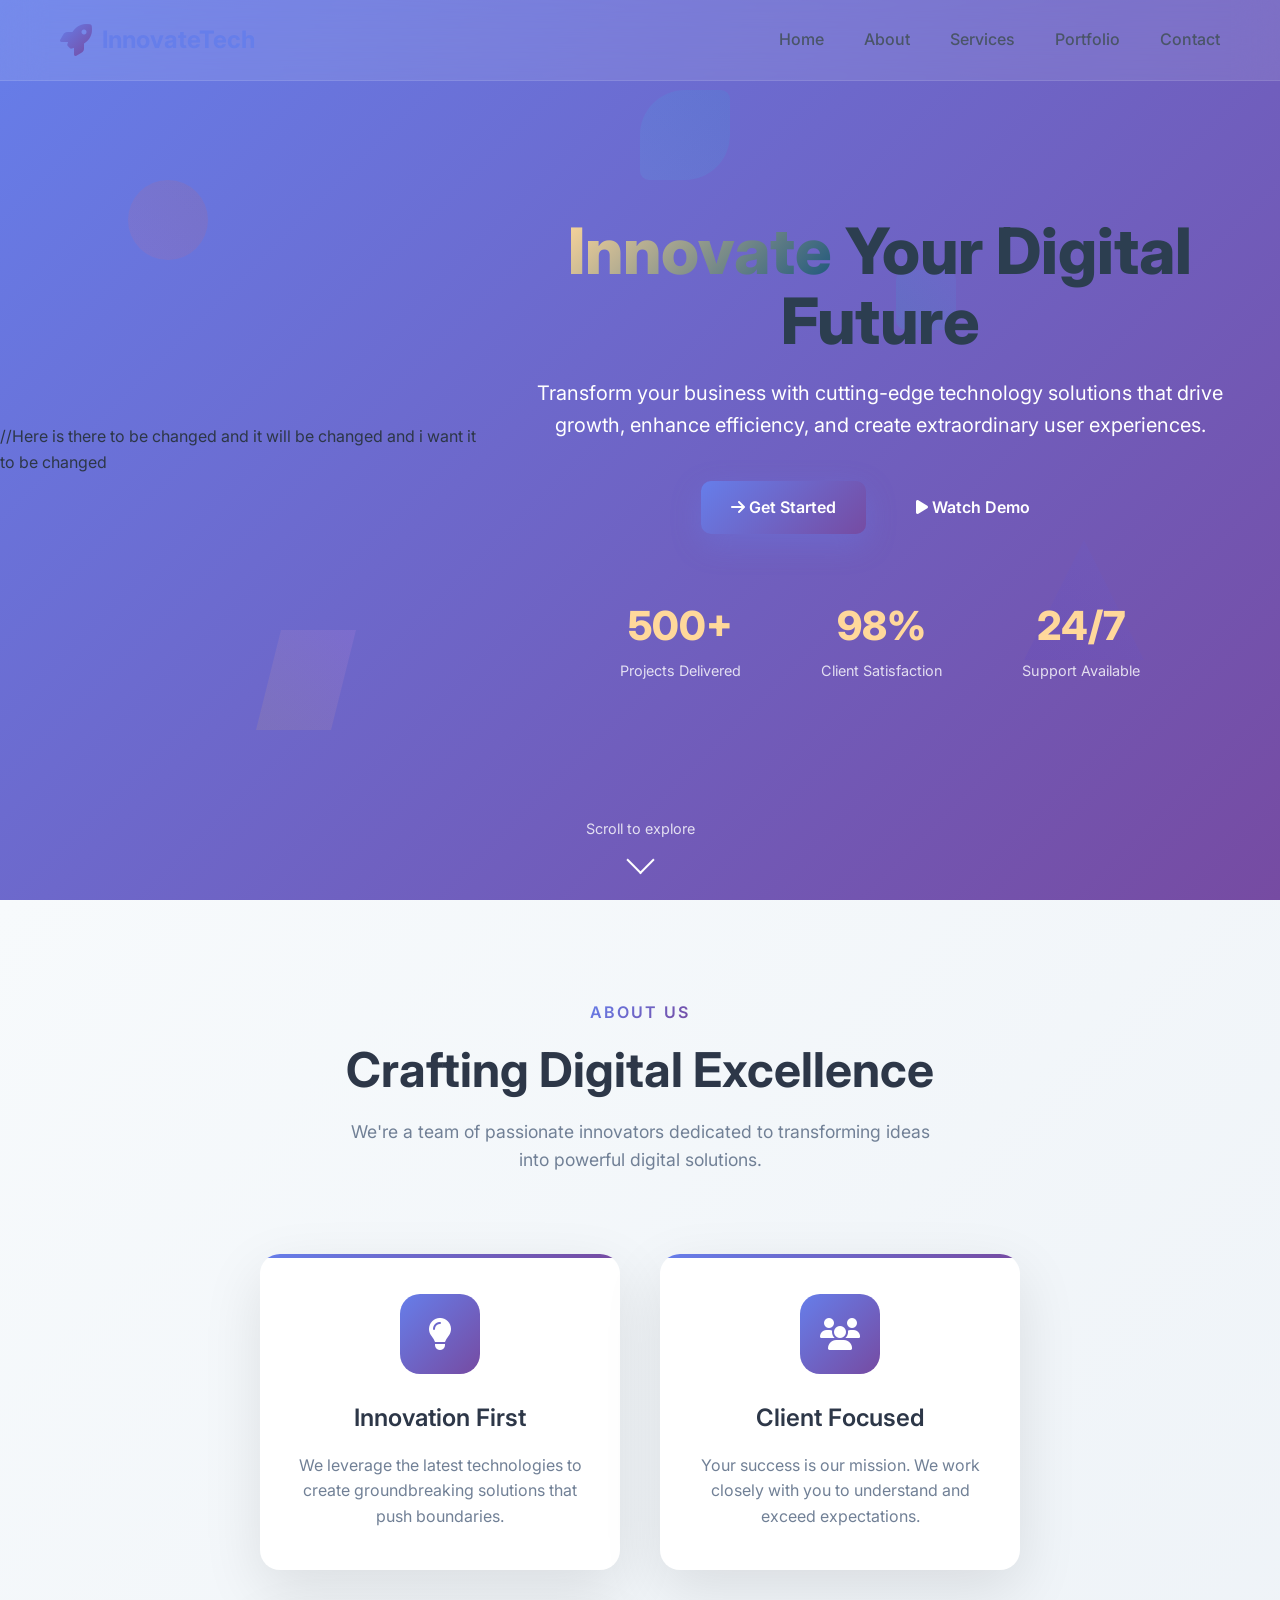
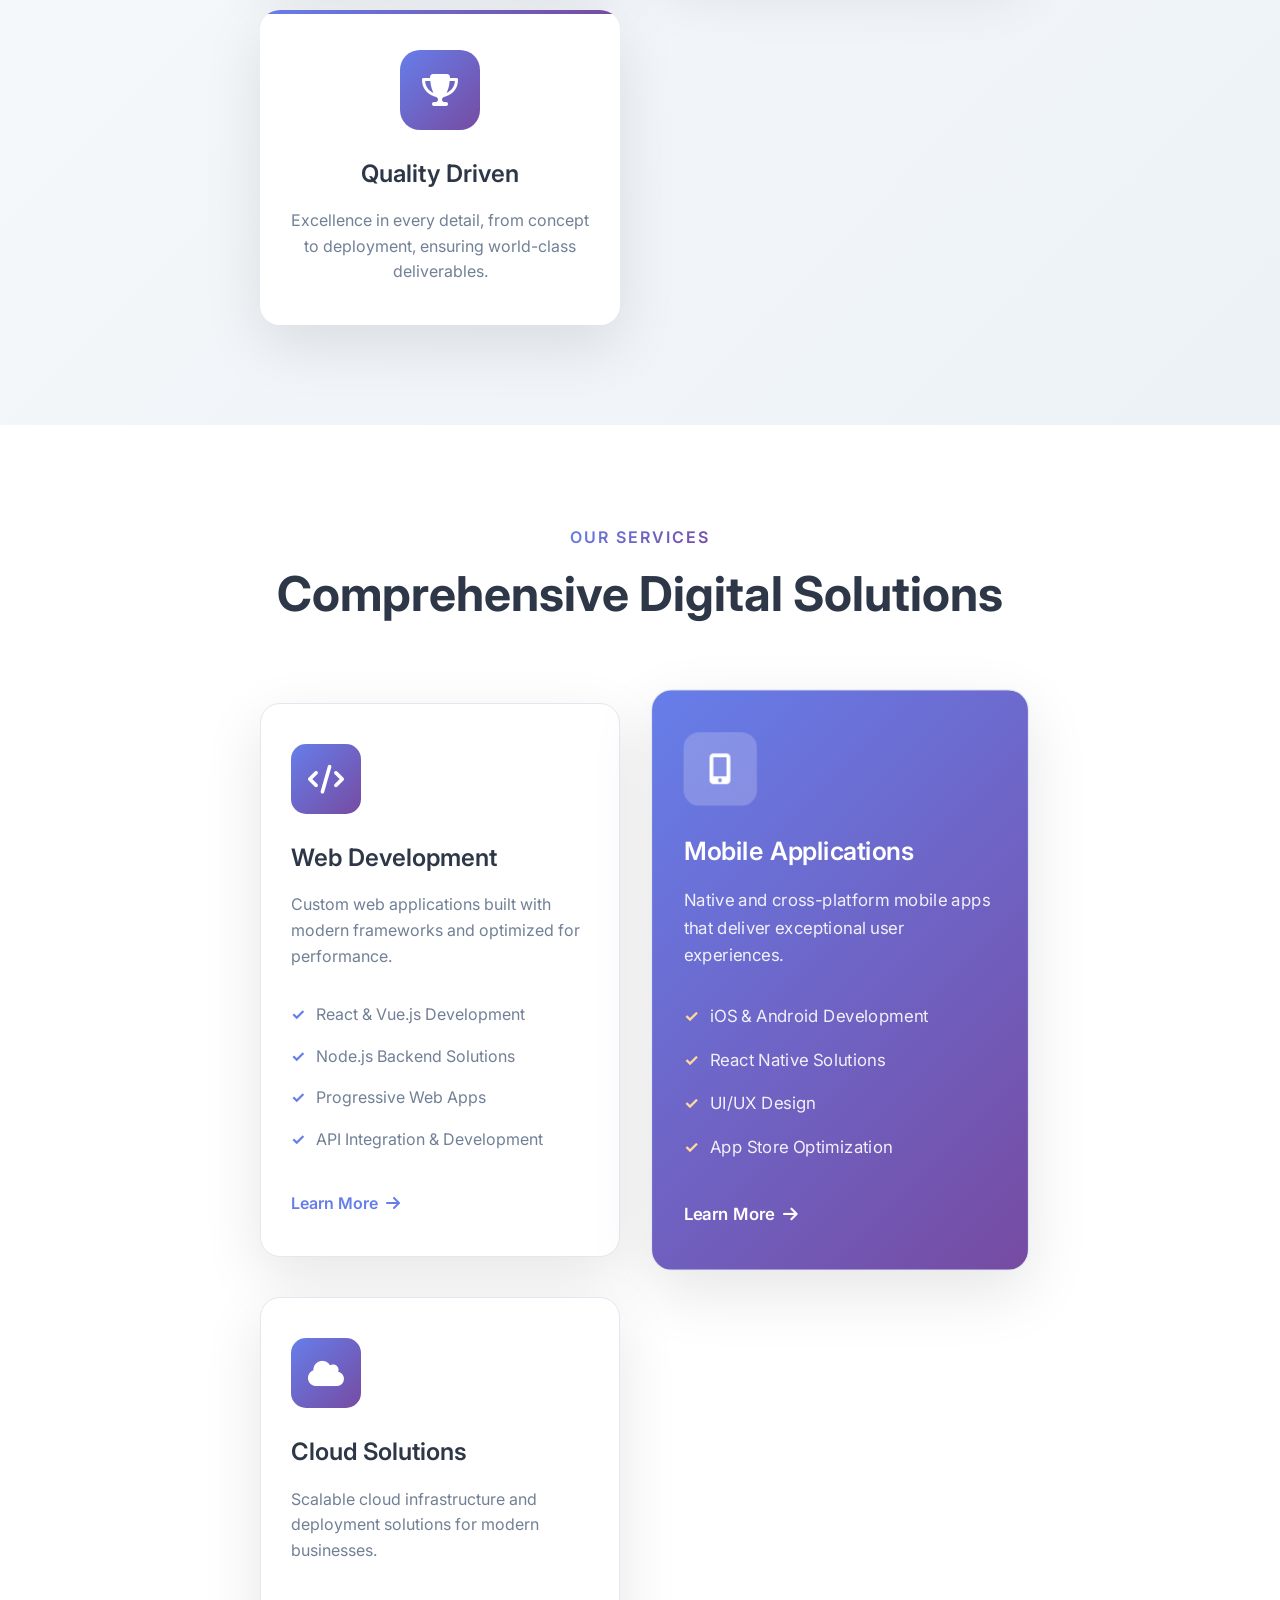
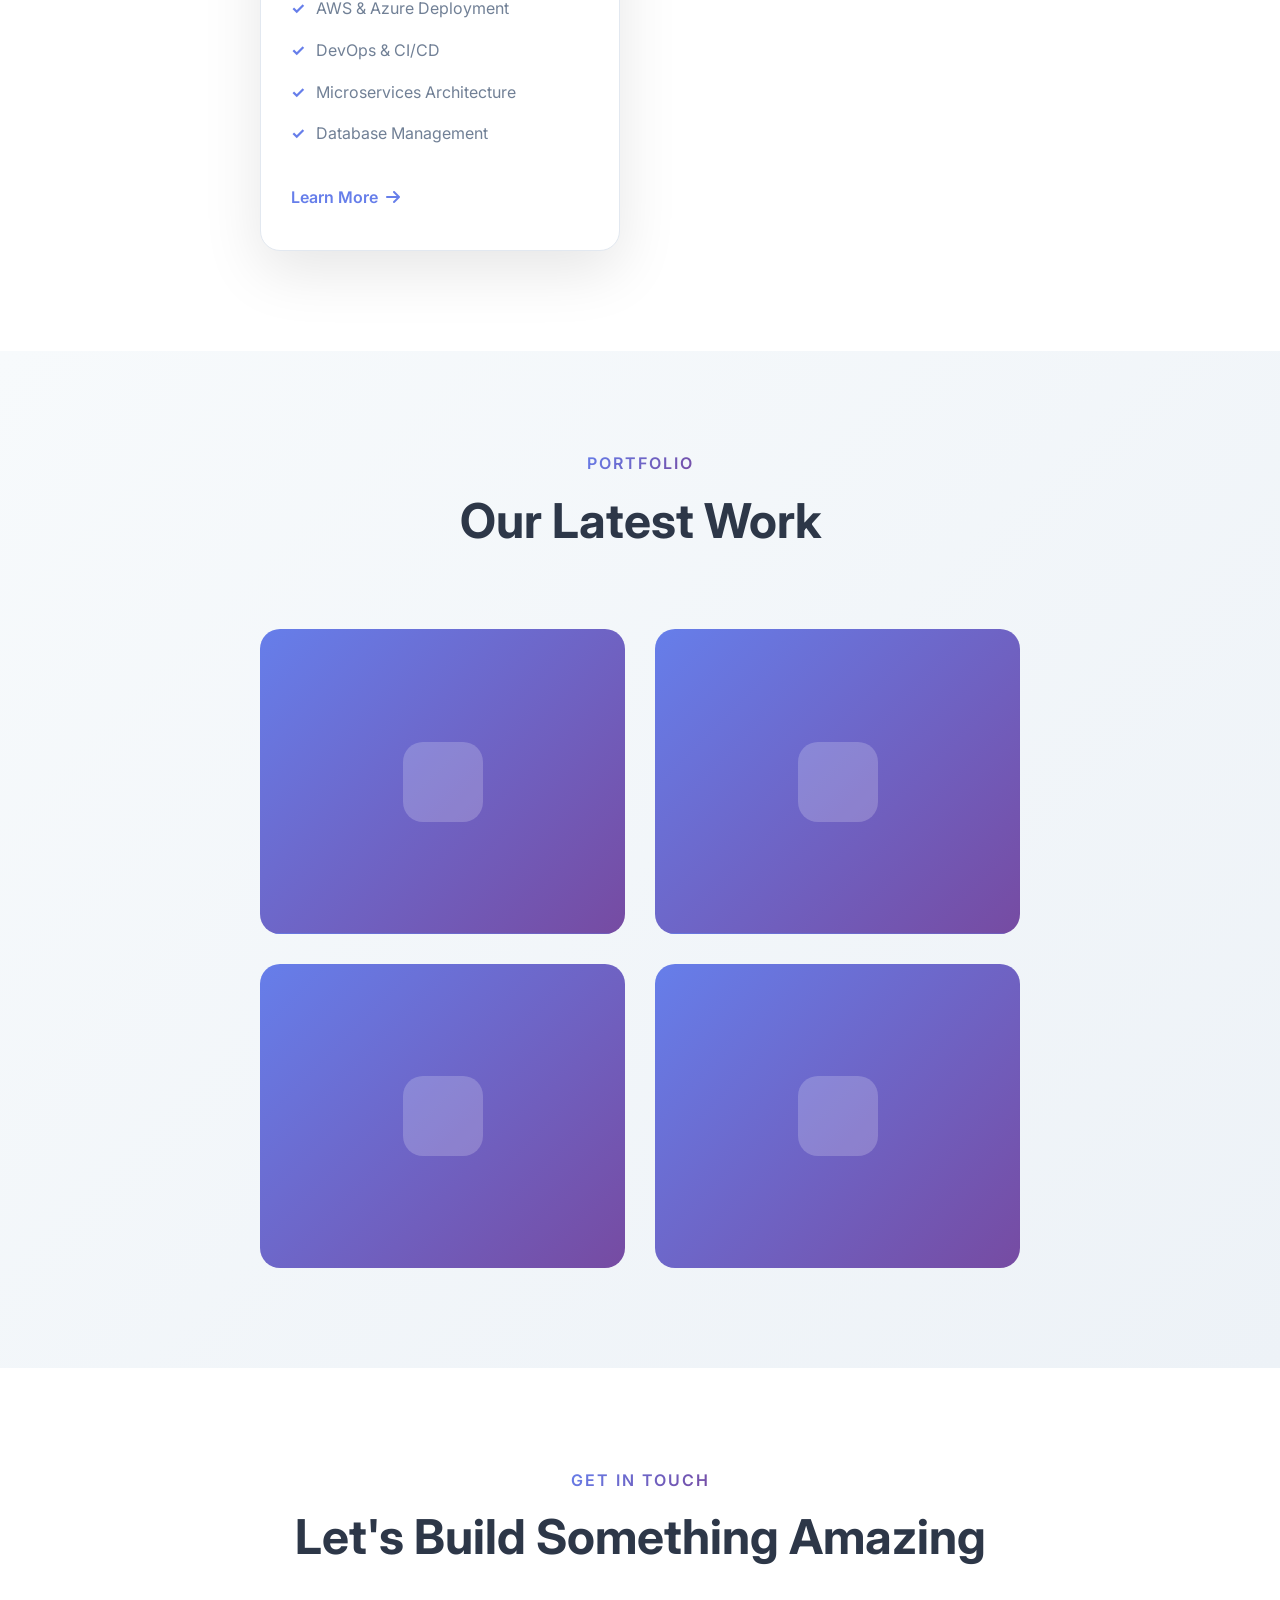
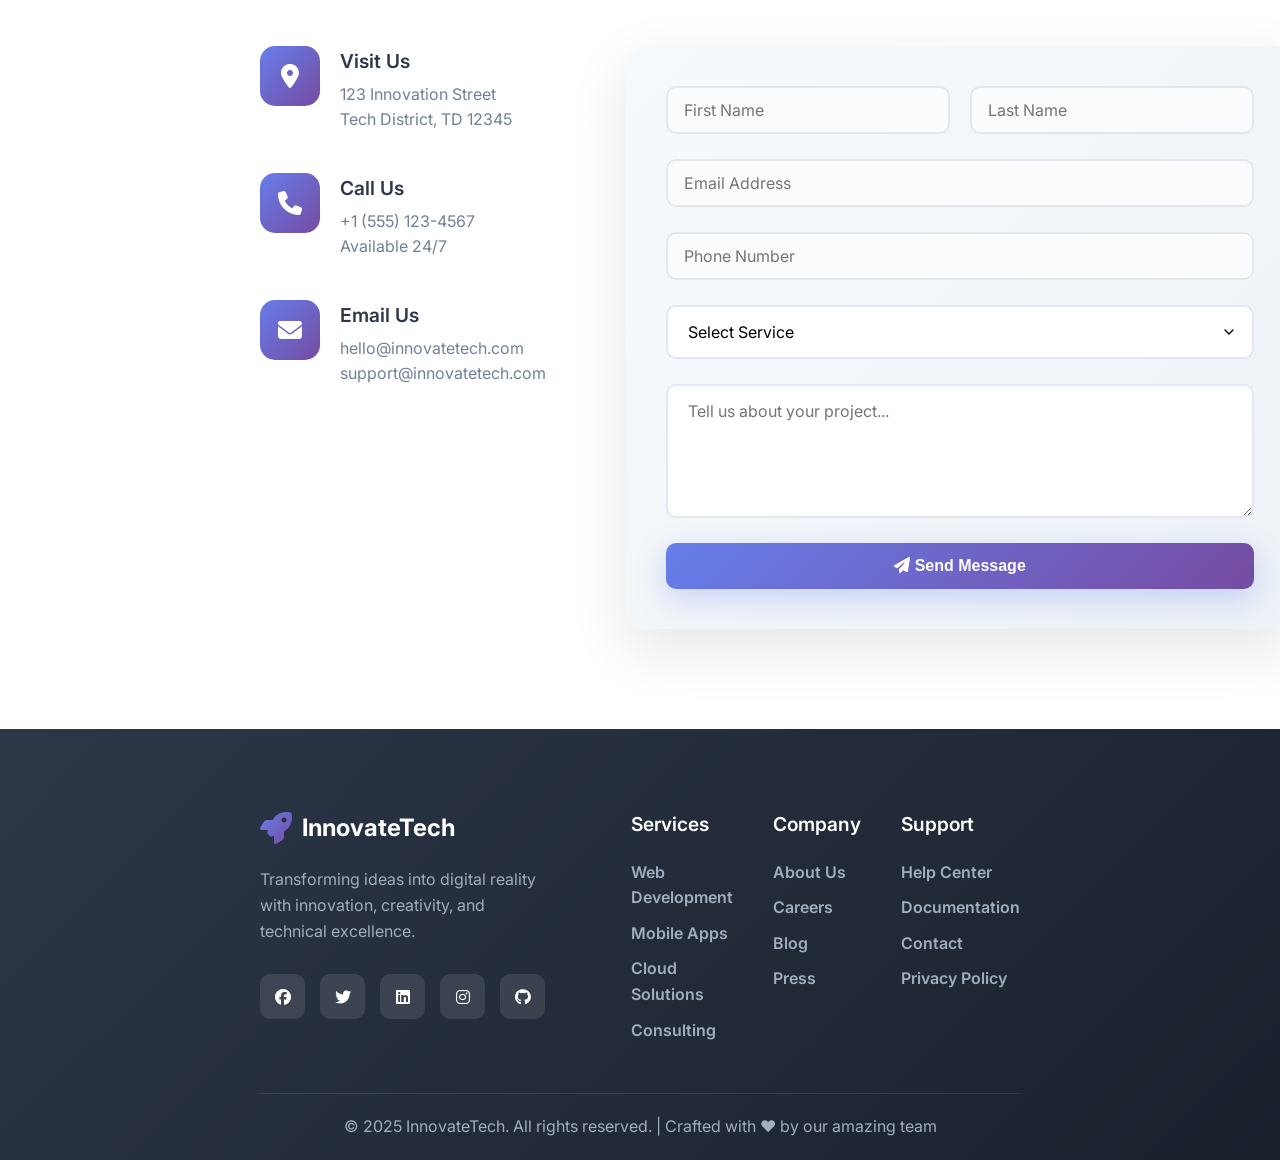
<file: index.html>
<!DOCTYPE html>
<html lang="en">
<head>
    <meta charset="UTF-8">
    <meta name="viewport" content="width=device-width, initial-scale=1.0">
    <title>InnovateTech - Future Ready Solutions</title>
    <link rel="stylesheet" href="styles.css">
    <link href="https://cdnjs.cloudflare.com/ajax/libs/font-awesome/6.4.0/css/all.min.css" rel="stylesheet">
    <link href="https://fonts.googleapis.com/css2?family=Inter:wght@300;400;500;600;700;800&display=swap" rel="stylesheet">
</head>
<body>
    <!-- Navigation -->
    <nav class="navbar">
        <div class="nav-container">
            <div class="nav-logo">
                <i class="fas fa-rocket"></i>
                <span>InnovateTech</span>
            </div>
            <ul class="nav-menu">
                <li><a href="#home" class="nav-link">Home</a></li>
                <li><a href="#about" class="nav-link">About</a></li>
                <li><a href="#services" class="nav-link">Services</a></li>
                <li><a href="#portfolio" class="nav-link">Portfolio</a></li>
                <li><a href="#contact" class="nav-link">Contact</a></li>
            </ul>
            <div class="hamburger">
                <span></span>
                <span></span>
                <span></span>
            </div>
        </div>
    </nav>

    <!-- Hero Section -->
    <section id="home" class="hero">
        <div class="hero-background">
            <div class="floating-shapes">
                <div class="shape shape-1"></div>
                <div class="shape shape-2"></div>
                <div class="shape shape-3"></div>
                <div class="shape shape-4"></div>
                <div class="shape shape-5"></div>
            </div>
        </div>
        //Here is there to be changed and it will be changed and i want it to be changed 
        <div class="hero-content">
            <h1 class="hero-title">
                <span class="text-gradient">Innovate</span> Your Digital Future
            </h1>
            <p class="hero-subtitle">Transform your business with cutting-edge technology solutions that drive growth, enhance efficiency, and create extraordinary user experiences.</p>
            <div class="hero-buttons">
                <a href="#services" class="btn btn-primary">
                    <i class="fas fa-arrow-right"></i>
                    Get Started
                </a>
                <a href="#portfolio" class="btn btn-outline">
                    <i class="fas fa-play"></i>
                    Watch Demo
                </a>
            </div>
            <div class="hero-stats">
                <div class="stat">
                    <span class="stat-number">500+</span>
                    <span class="stat-label">Projects Delivered</span>
                </div>
                <div class="stat">
                    <span class="stat-number">98%</span>
                    <span class="stat-label">Client Satisfaction</span>
                </div>
                <div class="stat">
                    <span class="stat-number">24/7</span>
                    <span class="stat-label">Support Available</span>
                </div>
            </div>
        </div>
        <div class="scroll-indicator">
            <div class="scroll-text">Scroll to explore</div>
            <div class="scroll-arrow"></div>
        </div>
    </section>

    <!-- About Section -->
    <section id="about" class="about">
        <div class="container">
            <div class="section-header">
                <span class="section-subtitle">About Us</span>
                <h2 class="section-title">Crafting Digital Excellence</h2>
                <p class="section-description">We're a team of passionate innovators dedicated to transforming ideas into powerful digital solutions.</p>
            </div>
            <div class="about-content">
                <div class="about-grid">
                    <div class="about-card">
                        <div class="card-icon">
                            <i class="fas fa-lightbulb"></i>
                        </div>
                        <h3>Innovation First</h3>
                        <p>We leverage the latest technologies to create groundbreaking solutions that push boundaries.</p>
                    </div>
                    <div class="about-card">
                        <div class="card-icon">
                            <i class="fas fa-users"></i>
                        </div>
                        <h3>Client Focused</h3>
                        <p>Your success is our mission. We work closely with you to understand and exceed expectations.</p>
                    </div>
                    <div class="about-card">
                        <div class="card-icon">
                            <i class="fas fa-trophy"></i>
                        </div>
                        <h3>Quality Driven</h3>
                        <p>Excellence in every detail, from concept to deployment, ensuring world-class deliverables.</p>
                    </div>
                </div>
            </div>
        </div>
    </section>

    <!-- Services Section -->
    <section id="services" class="services">
        <div class="container">
            <div class="section-header">
                <span class="section-subtitle">Our Services</span>
                <h2 class="section-title">Comprehensive Digital Solutions</h2>
            </div>
            <div class="services-grid">
                <div class="service-card">
                    <div class="service-icon">
                        <i class="fas fa-code"></i>
                    </div>
                    <h3>Web Development</h3>
                    <p>Custom web applications built with modern frameworks and optimized for performance.</p>
                    <ul class="service-features">
                        <li>React & Vue.js Development</li>
                        <li>Node.js Backend Solutions</li>
                        <li>Progressive Web Apps</li>
                        <li>API Integration & Development</li>
                    </ul>
                    <a href="#" class="service-link">Learn More <i class="fas fa-arrow-right"></i></a>
                </div>
                <div class="service-card featured">
                    <div class="service-icon">
                        <i class="fas fa-mobile-alt"></i>
                    </div>
                    <h3>Mobile Applications</h3>
                    <p>Native and cross-platform mobile apps that deliver exceptional user experiences.</p>
                    <ul class="service-features">
                        <li>iOS & Android Development</li>
                        <li>React Native Solutions</li>
                        <li>UI/UX Design</li>
                        <li>App Store Optimization</li>
                    </ul>
                    <a href="#" class="service-link">Learn More <i class="fas fa-arrow-right"></i></a>
                </div>
                <div class="service-card">
                    <div class="service-icon">
                        <i class="fas fa-cloud"></i>
                    </div>
                    <h3>Cloud Solutions</h3>
                    <p>Scalable cloud infrastructure and deployment solutions for modern businesses.</p>
                    <ul class="service-features">
                        <li>AWS & Azure Deployment</li>
                        <li>DevOps & CI/CD</li>
                        <li>Microservices Architecture</li>
                        <li>Database Management</li>
                    </ul>
                    <a href="#" class="service-link">Learn More <i class="fas fa-arrow-right"></i></a>
                </div>
            </div>
        </div>
    </section>

    <!-- Portfolio Section -->
    <section id="portfolio" class="portfolio">
        <div class="container">
            <div class="section-header">
                <span class="section-subtitle">Portfolio</span>
                <h2 class="section-title">Our Latest Work</h2>
            </div>
            <div class="portfolio-grid">
                <div class="portfolio-item">
                    <div class="portfolio-image">
                        <div class="portfolio-overlay">
                            <h3>E-Commerce Platform</h3>
                            <p>Modern shopping experience with advanced features</p>
                            <a href="#" class="portfolio-link"><i class="fas fa-external-link-alt"></i></a>
                        </div>
                    </div>
                </div>
                <div class="portfolio-item">
                    <div class="portfolio-image">
                        <div class="portfolio-overlay">
                            <h3>Healthcare App</h3>
                            <p>Revolutionary telemedicine mobile application</p>
                            <a href="#" class="portfolio-link"><i class="fas fa-external-link-alt"></i></a>
                        </div>
                    </div>
                </div>
                <div class="portfolio-item">
                    <div class="portfolio-image">
                        <div class="portfolio-overlay">
                            <h3>SaaS Dashboard</h3>
                            <p>Analytics dashboard with real-time insights</p>
                            <a href="#" class="portfolio-link"><i class="fas fa-external-link-alt"></i></a>
                        </div>
                    </div>
                </div>
                <div class="portfolio-item">
                    <div class="portfolio-image">
                        <div class="portfolio-overlay">
                            <h3>AI Chatbot</h3>
                            <p>Intelligent customer service automation</p>
                            <a href="#" class="portfolio-link"><i class="fas fa-external-link-alt"></i></a>
                        </div>
                    </div>
                </div>
            </div>
        </div>
    </section>

    <!-- Contact Section -->
    <section id="contact" class="contact">
        <div class="container">
            <div class="section-header">
                <span class="section-subtitle">Get In Touch</span>
                <h2 class="section-title">Let's Build Something Amazing</h2>
            </div>
            <div class="contact-content">
                <div class="contact-info">
                    <div class="contact-item">
                        <div class="contact-icon">
                            <i class="fas fa-map-marker-alt"></i>
                        </div>
                        <div class="contact-details">
                            <h3>Visit Us</h3>
                            <p>123 Innovation Street<br>Tech District, TD 12345</p>
                        </div>
                    </div>
                    <div class="contact-item">
                        <div class="contact-icon">
                            <i class="fas fa-phone"></i>
                        </div>
                        <div class="contact-details">
                            <h3>Call Us</h3>
                            <p>+1 (555) 123-4567<br>Available 24/7</p>
                        </div>
                    </div>
                    <div class="contact-item">
                        <div class="contact-icon">
                            <i class="fas fa-envelope"></i>
                        </div>
                        <div class="contact-details">
                            <h3>Email Us</h3>
                            <p>hello@innovatetech.com<br>support@innovatetech.com</p>
                        </div>
                    </div>
                </div>
                <div class="contact-form-wrapper">
                    <form id="contactForm" class="contact-form">
                        <div class="form-row">
                            <div class="form-group">
                                <input type="text" id="firstName" name="firstName" placeholder="First Name" required>
                            </div>
                            <div class="form-group">
                                <input type="text" id="lastName" name="lastName" placeholder="Last Name" required>
                            </div>
                        </div>
                        <div class="form-group">
                            <input type="email" id="email" name="email" placeholder="Email Address" required>
                        </div>
                        <div class="form-group">
                            <input type="tel" id="phone" name="phone" placeholder="Phone Number">
                        </div>
                        <div class="form-group">
                            <select id="subject" name="subject" required>
                                <option value="">Select Service</option>
                                <option value="webdev">Web Development</option>
                                <option value="mobile">Mobile Development</option>
                                <option value="cloud">Cloud Solutions</option>
                                <option value="consulting">Consulting</option>
                                <option value="other">Other</option>
                            </select>
                        </div>
                        <div class="form-group">
                            <textarea id="message" name="message" rows="5" placeholder="Tell us about your project..." required></textarea>
                        </div>
                        <button type="submit" class="btn btn-primary btn-full">
                            <i class="fas fa-paper-plane"></i>
                            Send Message
                        </button>
                    </form>
                </div>
            </div>
        </div>
    </section>

    <!-- Footer -->
    <footer class="footer">
        <div class="container">
            <div class="footer-content">
                <div class="footer-brand">
                    <div class="footer-logo">
                        <i class="fas fa-rocket"></i>
                        <span>InnovateTech</span>
                    </div>
                    <p>Transforming ideas into digital reality with innovation, creativity, and technical excellence.</p>
                    <div class="social-links">
                        <a href="#"><i class="fab fa-facebook"></i></a>
                        <a href="#"><i class="fab fa-twitter"></i></a>
                        <a href="#"><i class="fab fa-linkedin"></i></a>
                        <a href="#"><i class="fab fa-instagram"></i></a>
                        <a href="#"><i class="fab fa-github"></i></a>
                    </div>
                </div>
                <div class="footer-links">
                    <div class="footer-column">
                        <h3>Services</h3>
                        <ul>
                            <li><a href="#">Web Development</a></li>
                            <li><a href="#">Mobile Apps</a></li>
                            <li><a href="#">Cloud Solutions</a></li>
                            <li><a href="#">Consulting</a></li>
                        </ul>
                    </div>
                    <div class="footer-column">
                        <h3>Company</h3>
                        <ul>
                            <li><a href="#">About Us</a></li>
                            <li><a href="#">Careers</a></li>
                            <li><a href="#">Blog</a></li>
                            <li><a href="#">Press</a></li>
                        </ul>
                    </div>
                    <div class="footer-column">
                        <h3>Support</h3>
                        <ul>
                            <li><a href="#">Help Center</a></li>
                            <li><a href="#">Documentation</a></li>
                            <li><a href="#">Contact</a></li>
                            <li><a href="#">Privacy Policy</a></li>
                        </ul>
                    </div>
                </div>
            </div>
            <div class="footer-bottom">
                <p>&copy; 2025 InnovateTech. All rights reserved. | Crafted with ❤️ by our amazing team</p>
            </div>
        </div>
    </footer>

    <script>
        // Mobile Navigation Toggle
        const hamburger = document.querySelector('.hamburger');
        const navMenu = document.querySelector('.nav-menu');

        hamburger.addEventListener('click', () => {
            hamburger.classList.toggle('active');
            navMenu.classList.toggle('active');
        });

        // Smooth Scrolling
        document.querySelectorAll('a[href^="#"]').forEach(anchor => {
            anchor.addEventListener('click', function (e) {
                e.preventDefault();
                const target = document.querySelector(this.getAttribute('href'));
                if (target) {
                    target.scrollIntoView({
                        behavior: 'smooth',
                        block: 'start'
                    });
                }
            });
        });

        // Navbar Background on Scroll
        window.addEventListener('scroll', () => {
            const navbar = document.querySelector('.navbar');
            if (window.scrollY > 50) {
                navbar.classList.add('scrolled');
            } else {
                navbar.classList.remove('scrolled');
            }
        });

        // Form Submission
        document.getElementById('contactForm').addEventListener('submit', function(e) {
            e.preventDefault();
            
            const btn = this.querySelector('button[type="submit"]');
            const originalText = btn.innerHTML;
            
            // Show loading state
            btn.innerHTML = '<i class="fas fa-spinner fa-spin"></i> Sending...';
            btn.disabled = true;
            
            // Simulate form submission
            setTimeout(() => {
                btn.innerHTML = '<i class="fas fa-check"></i> Message Sent!';
                btn.style.backgroundColor = '#10b981';
                
                setTimeout(() => {
                    btn.innerHTML = originalText;
                    btn.style.backgroundColor = '';
                    btn.disabled = false;
                    this.reset();
                }, 2000);
            }, 2000);
        });

        // Intersection Observer for Animations
        const observerOptions = {
            threshold: 0.1,
            rootMargin: '0px 0px -50px 0px'
        };

        const observer = new IntersectionObserver((entries) => {
            entries.forEach(entry => {
                if (entry.isIntersecting) {
                    entry.target.classList.add('animate');
                }
            });
        }, observerOptions);

        // Observe all sections
        document.querySelectorAll('section').forEach(section => {
            observer.observe(section);
        });

        // Counter Animation
        const counters = document.querySelectorAll('.stat-number');
        counters.forEach(counter => {
            const updateCount = () => {
                const target = counter.innerText;
                const count = +counter.getAttribute('data-count') || 0;
                const increment = target / 200;

                if (count < target) {
                    counter.setAttribute('data-count', Math.ceil(count + increment));
                    counter.innerText = Math.ceil(count + increment);
                    setTimeout(updateCount, 1);
                } else {
                    counter.innerText = target;
                }
            };
            updateCount();
        });

        // Parallax Effect
        window.addEventListener('scroll', () => {
            const scrolled = window.pageYOffset;
            const shapes = document.querySelectorAll('.shape');
            shapes.forEach((shape, index) => {
                const speed = (index + 1) * 0.5;
                shape.style.transform = `translateY(${scrolled * speed}px) rotate(${scrolled * 0.1}deg)`;
            });
        });
    </script>
</body>
</html>
</file>
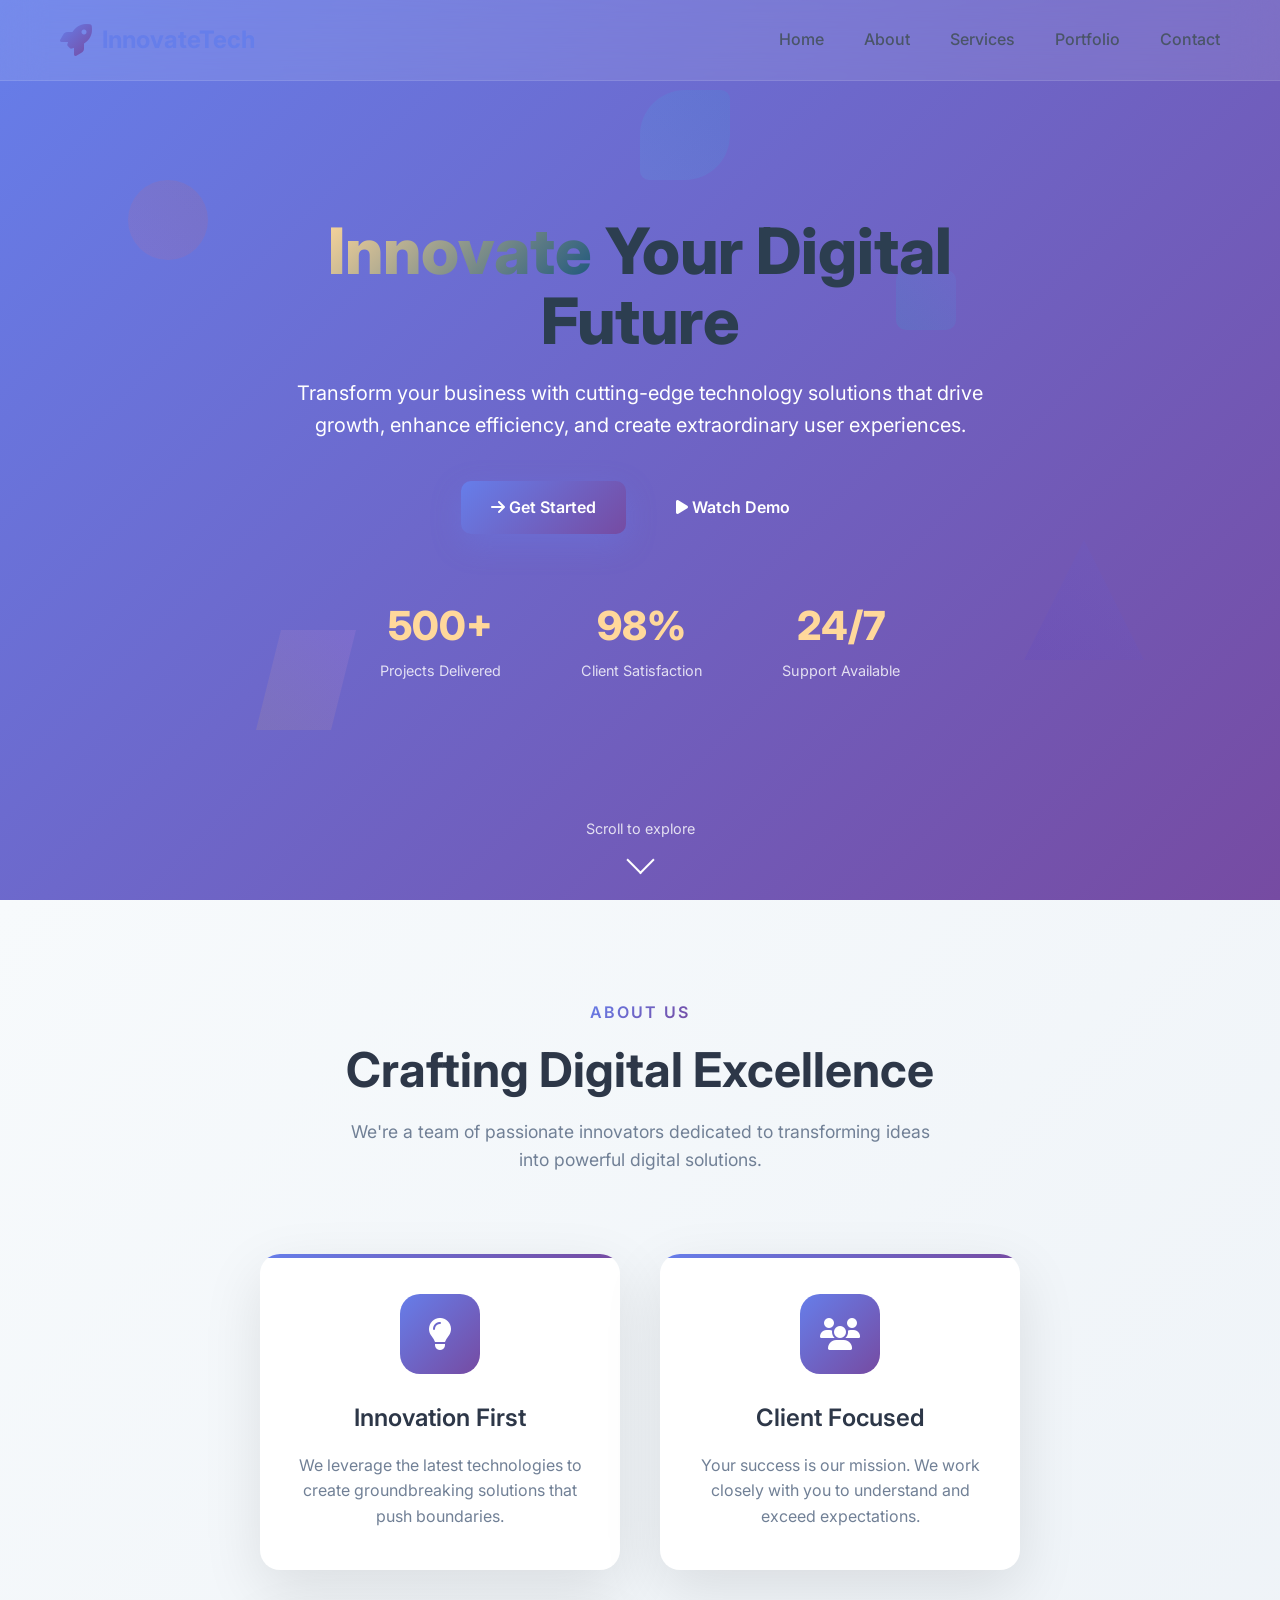
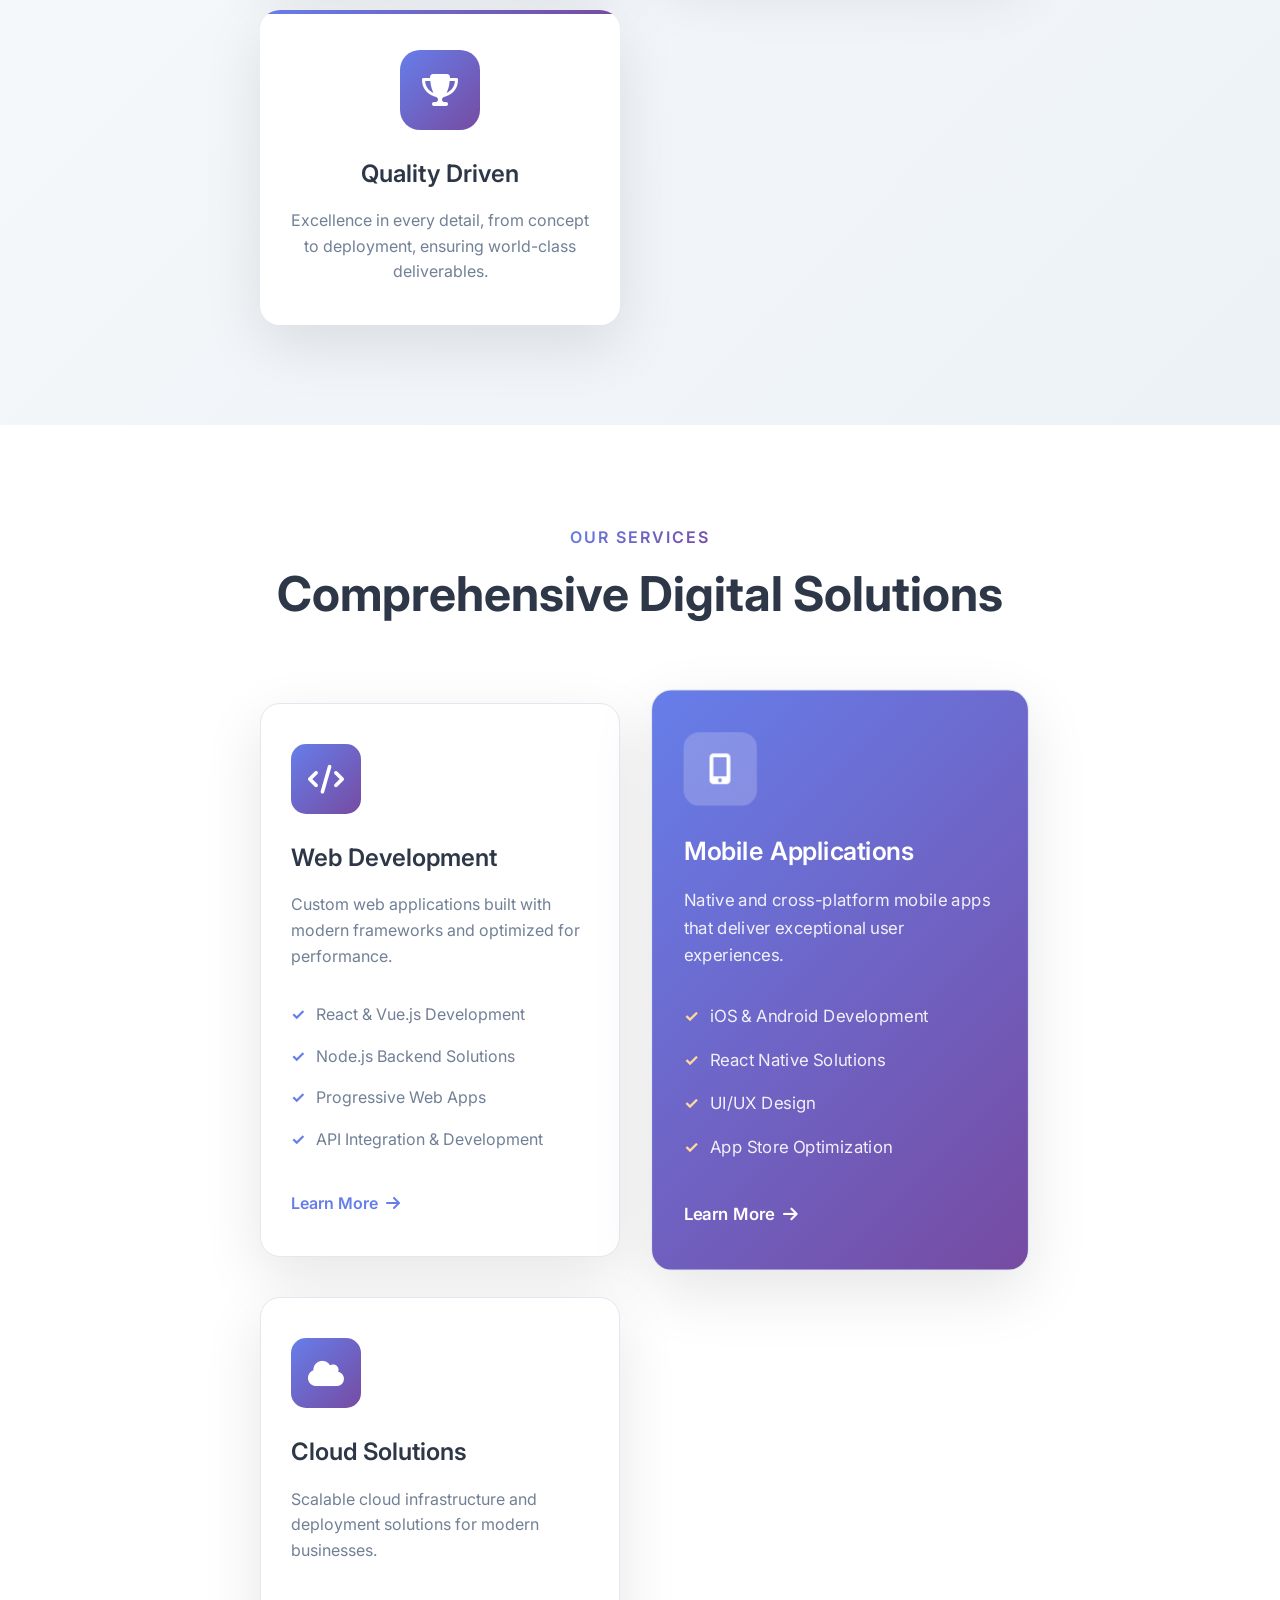
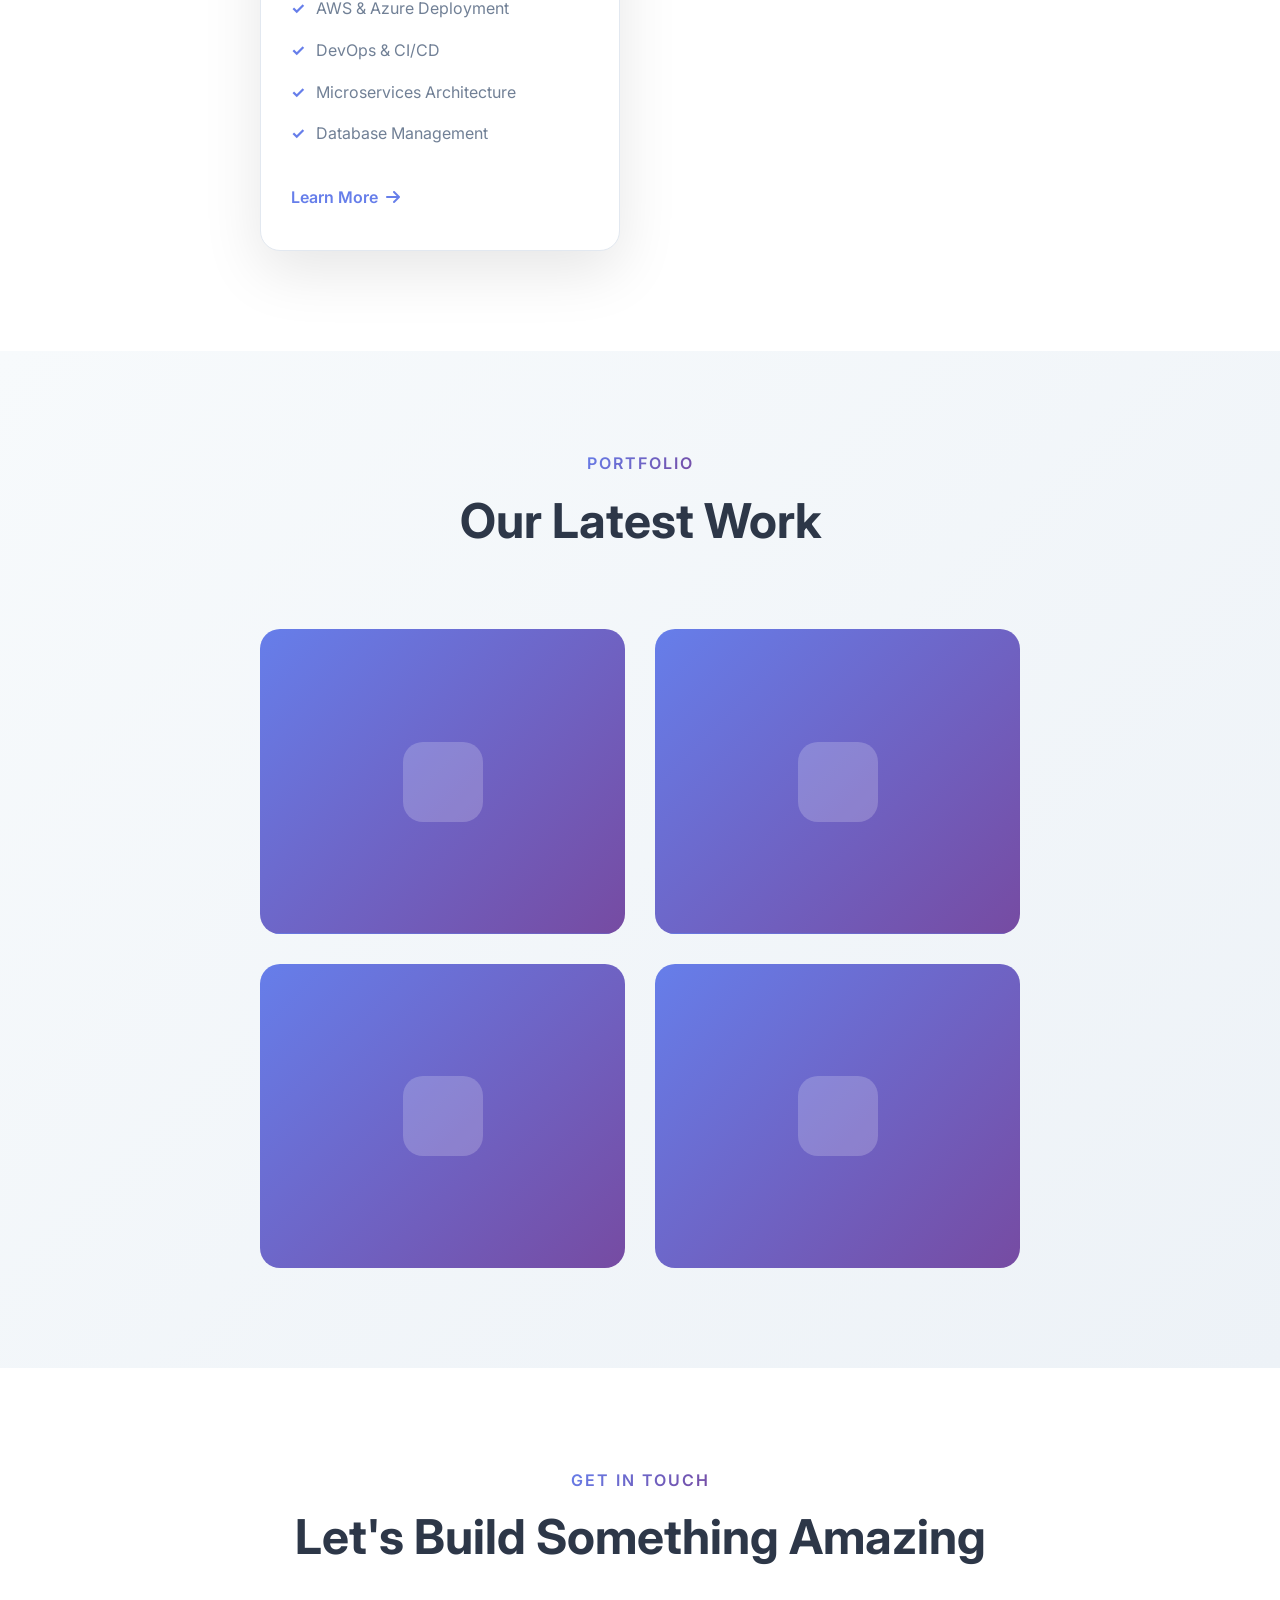
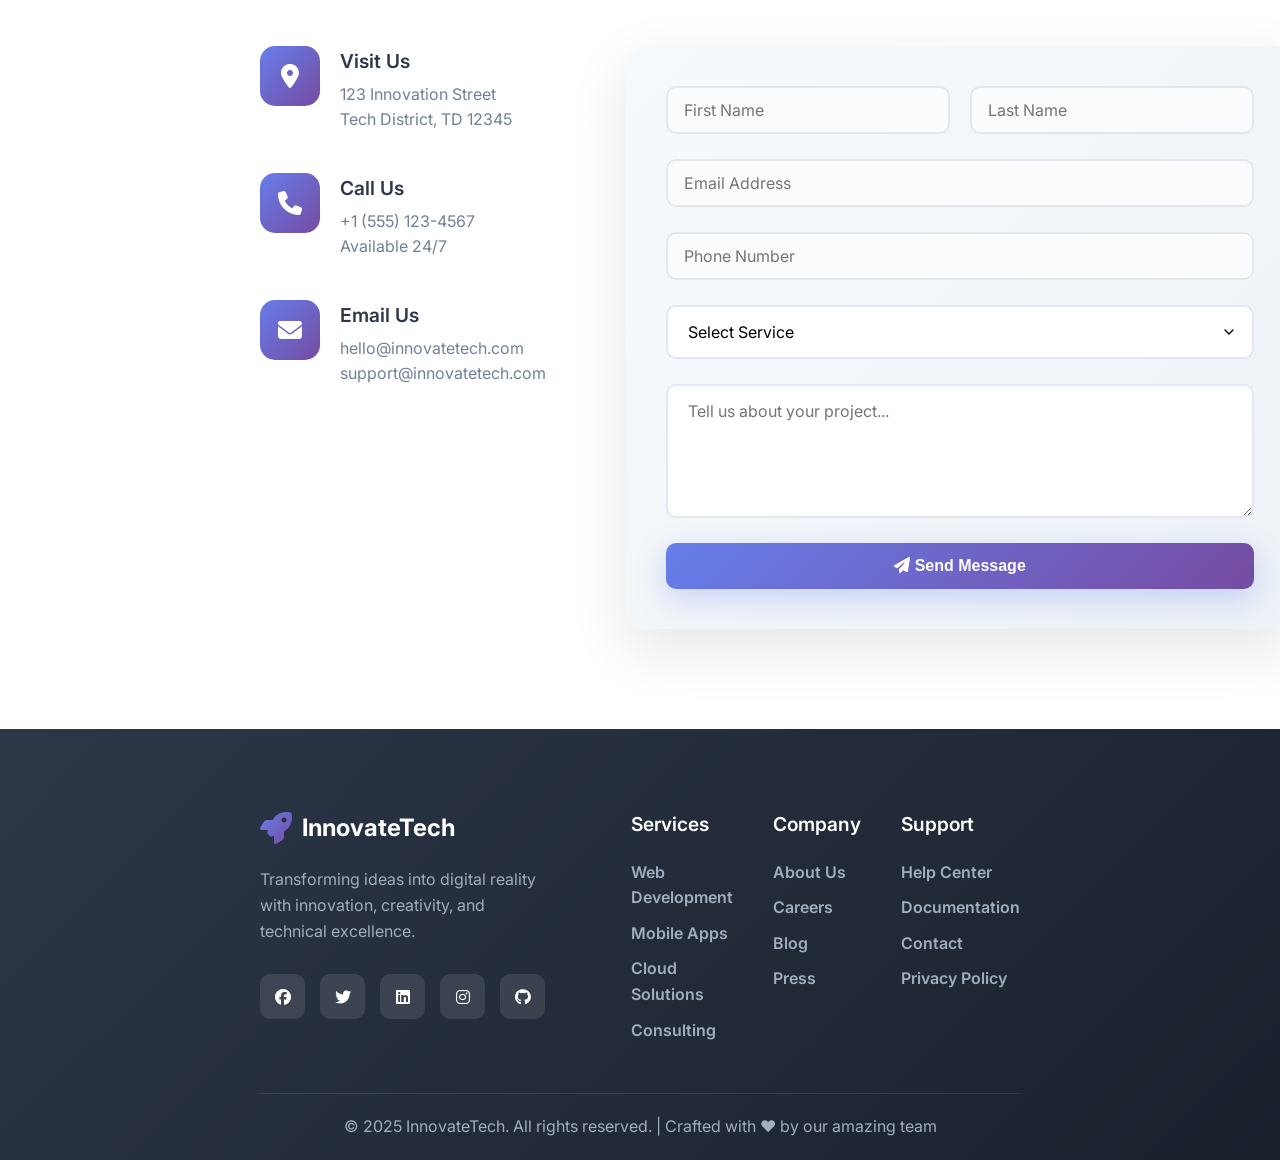
<file: html.html>
<!DOCTYPE html>
<html lang="en">
<head>
    <meta charset="UTF-8">
    <meta name="viewport" content="width=device-width, initial-scale=1.0">
    <title>InnovateTech - Future Ready Solutions</title>
    <link rel="stylesheet" href="styles.css">
    <link href="https://cdnjs.cloudflare.com/ajax/libs/font-awesome/6.4.0/css/all.min.css" rel="stylesheet">
    <link href="https://fonts.googleapis.com/css2?family=Inter:wght@300;400;500;600;700;800&display=swap" rel="stylesheet">
</head>
<body>
    <!-- Navigation -->
    <nav class="navbar">
        <div class="nav-container">
            <div class="nav-logo">
                <i class="fas fa-rocket"></i>
                <span>InnovateTech</span>
            </div>
            <ul class="nav-menu">
                <li><a href="#home" class="nav-link">Home</a></li>
                <li><a href="#about" class="nav-link">About</a></li>
                <li><a href="#services" class="nav-link">Services</a></li>
                <li><a href="#portfolio" class="nav-link">Portfolio</a></li>
                <li><a href="#contact" class="nav-link">Contact</a></li>
            </ul>
            <div class="hamburger">
                <span></span>
                <span></span>
                <span></span>
            </div>
        </div>
    </nav>

    <!-- Hero Section -->
    <section id="home" class="hero">
        <div class="hero-background">
            <div class="floating-shapes">
                <div class="shape shape-1"></div>
                <div class="shape shape-2"></div>
                <div class="shape shape-3"></div>
                <div class="shape shape-4"></div>
                <div class="shape shape-5"></div>
            </div>
        </div>
        <div class="hero-content">
            <h1 class="hero-title">
                <span class="text-gradient">Innovate</span> Your Digital Future
            </h1>
            <p class="hero-subtitle">Transform your business with cutting-edge technology solutions that drive growth, enhance efficiency, and create extraordinary user experiences.</p>
            <div class="hero-buttons">
                <a href="#services" class="btn btn-primary">
                    <i class="fas fa-arrow-right"></i>
                    Get Started
                </a>
                <a href="#portfolio" class="btn btn-outline">
                    <i class="fas fa-play"></i>
                    Watch Demo
                </a>
            </div>
            <div class="hero-stats">
                <div class="stat">
                    <span class="stat-number">500+</span>
                    <span class="stat-label">Projects Delivered</span>
                </div>
                <div class="stat">
                    <span class="stat-number">98%</span>
                    <span class="stat-label">Client Satisfaction</span>
                </div>
                <div class="stat">
                    <span class="stat-number">24/7</span>
                    <span class="stat-label">Support Available</span>
                </div>
            </div>
        </div>
        <div class="scroll-indicator">
            <div class="scroll-text">Scroll to explore</div>
            <div class="scroll-arrow"></div>
        </div>
    </section>

    <!-- About Section -->
    <section id="about" class="about">
        <div class="container">
            <div class="section-header">
                <span class="section-subtitle">About Us</span>
                <h2 class="section-title">Crafting Digital Excellence</h2>
                <p class="section-description">We're a team of passionate innovators dedicated to transforming ideas into powerful digital solutions.</p>
            </div>
            <div class="about-content">
                <div class="about-grid">
                    <div class="about-card">
                        <div class="card-icon">
                            <i class="fas fa-lightbulb"></i>
                        </div>
                        <h3>Innovation First</h3>
                        <p>We leverage the latest technologies to create groundbreaking solutions that push boundaries.</p>
                    </div>
                    <div class="about-card">
                        <div class="card-icon">
                            <i class="fas fa-users"></i>
                        </div>
                        <h3>Client Focused</h3>
                        <p>Your success is our mission. We work closely with you to understand and exceed expectations.</p>
                    </div>
                    <div class="about-card">
                        <div class="card-icon">
                            <i class="fas fa-trophy"></i>
                        </div>
                        <h3>Quality Driven</h3>
                        <p>Excellence in every detail, from concept to deployment, ensuring world-class deliverables.</p>
                    </div>
                </div>
            </div>
        </div>
    </section>

    <!-- Services Section -->
    <section id="services" class="services">
        <div class="container">
            <div class="section-header">
                <span class="section-subtitle">Our Services</span>
                <h2 class="section-title">Comprehensive Digital Solutions</h2>
            </div>
            <div class="services-grid">
                <div class="service-card">
                    <div class="service-icon">
                        <i class="fas fa-code"></i>
                    </div>
                    <h3>Web Development</h3>
                    <p>Custom web applications built with modern frameworks and optimized for performance.</p>
                    <ul class="service-features">
                        <li>React & Vue.js Development</li>
                        <li>Node.js Backend Solutions</li>
                        <li>Progressive Web Apps</li>
                        <li>API Integration & Development</li>
                    </ul>
                    <a href="#" class="service-link">Learn More <i class="fas fa-arrow-right"></i></a>
                </div>
                <div class="service-card featured">
                    <div class="service-icon">
                        <i class="fas fa-mobile-alt"></i>
                    </div>
                    <h3>Mobile Applications</h3>
                    <p>Native and cross-platform mobile apps that deliver exceptional user experiences.</p>
                    <ul class="service-features">
                        <li>iOS & Android Development</li>
                        <li>React Native Solutions</li>
                        <li>UI/UX Design</li>
                        <li>App Store Optimization</li>
                    </ul>
                    <a href="#" class="service-link">Learn More <i class="fas fa-arrow-right"></i></a>
                </div>
                <div class="service-card">
                    <div class="service-icon">
                        <i class="fas fa-cloud"></i>
                    </div>
                    <h3>Cloud Solutions</h3>
                    <p>Scalable cloud infrastructure and deployment solutions for modern businesses.</p>
                    <ul class="service-features">
                        <li>AWS & Azure Deployment</li>
                        <li>DevOps & CI/CD</li>
                        <li>Microservices Architecture</li>
                        <li>Database Management</li>
                    </ul>
                    <a href="#" class="service-link">Learn More <i class="fas fa-arrow-right"></i></a>
                </div>
            </div>
        </div>
    </section>

    <!-- Portfolio Section -->
    <section id="portfolio" class="portfolio">
        <div class="container">
            <div class="section-header">
                <span class="section-subtitle">Portfolio</span>
                <h2 class="section-title">Our Latest Work</h2>
            </div>
            <div class="portfolio-grid">
                <div class="portfolio-item">
                    <div class="portfolio-image">
                        <div class="portfolio-overlay">
                            <h3>E-Commerce Platform</h3>
                            <p>Modern shopping experience with advanced features</p>
                            <a href="#" class="portfolio-link"><i class="fas fa-external-link-alt"></i></a>
                        </div>
                    </div>
                </div>
                <div class="portfolio-item">
                    <div class="portfolio-image">
                        <div class="portfolio-overlay">
                            <h3>Healthcare App</h3>
                            <p>Revolutionary telemedicine mobile application</p>
                            <a href="#" class="portfolio-link"><i class="fas fa-external-link-alt"></i></a>
                        </div>
                    </div>
                </div>
                <div class="portfolio-item">
                    <div class="portfolio-image">
                        <div class="portfolio-overlay">
                            <h3>SaaS Dashboard</h3>
                            <p>Analytics dashboard with real-time insights</p>
                            <a href="#" class="portfolio-link"><i class="fas fa-external-link-alt"></i></a>
                        </div>
                    </div>
                </div>
                <div class="portfolio-item">
                    <div class="portfolio-image">
                        <div class="portfolio-overlay">
                            <h3>AI Chatbot</h3>
                            <p>Intelligent customer service automation</p>
                            <a href="#" class="portfolio-link"><i class="fas fa-external-link-alt"></i></a>
                        </div>
                    </div>
                </div>
            </div>
        </div>
    </section>

    <!-- Contact Section -->
    <section id="contact" class="contact">
        <div class="container">
            <div class="section-header">
                <span class="section-subtitle">Get In Touch</span>
                <h2 class="section-title">Let's Build Something Amazing</h2>
            </div>
            <div class="contact-content">
                <div class="contact-info">
                    <div class="contact-item">
                        <div class="contact-icon">
                            <i class="fas fa-map-marker-alt"></i>
                        </div>
                        <div class="contact-details">
                            <h3>Visit Us</h3>
                            <p>123 Innovation Street<br>Tech District, TD 12345</p>
                        </div>
                    </div>
                    <div class="contact-item">
                        <div class="contact-icon">
                            <i class="fas fa-phone"></i>
                        </div>
                        <div class="contact-details">
                            <h3>Call Us</h3>
                            <p>+1 (555) 123-4567<br>Available 24/7</p>
                        </div>
                    </div>
                    <div class="contact-item">
                        <div class="contact-icon">
                            <i class="fas fa-envelope"></i>
                        </div>
                        <div class="contact-details">
                            <h3>Email Us</h3>
                            <p>hello@innovatetech.com<br>support@innovatetech.com</p>
                        </div>
                    </div>
                </div>
                <div class="contact-form-wrapper">
                    <form id="contactForm" class="contact-form">
                        <div class="form-row">
                            <div class="form-group">
                                <input type="text" id="firstName" name="firstName" placeholder="First Name" required>
                            </div>
                            <div class="form-group">
                                <input type="text" id="lastName" name="lastName" placeholder="Last Name" required>
                            </div>
                        </div>
                        <div class="form-group">
                            <input type="email" id="email" name="email" placeholder="Email Address" required>
                        </div>
                        <div class="form-group">
                            <input type="tel" id="phone" name="phone" placeholder="Phone Number">
                        </div>
                        <div class="form-group">
                            <select id="subject" name="subject" required>
                                <option value="">Select Service</option>
                                <option value="webdev">Web Development</option>
                                <option value="mobile">Mobile Development</option>
                                <option value="cloud">Cloud Solutions</option>
                                <option value="consulting">Consulting</option>
                                <option value="other">Other</option>
                            </select>
                        </div>
                        <div class="form-group">
                            <textarea id="message" name="message" rows="5" placeholder="Tell us about your project..." required></textarea>
                        </div>
                        <button type="submit" class="btn btn-primary btn-full">
                            <i class="fas fa-paper-plane"></i>
                            Send Message
                        </button>
                    </form>
                </div>
            </div>
        </div>
    </section>

    <!-- Footer -->
    <footer class="footer">
        <div class="container">
            <div class="footer-content">
                <div class="footer-brand">
                    <div class="footer-logo">
                        <i class="fas fa-rocket"></i>
                        <span>InnovateTech</span>
                    </div>
                    <p>Transforming ideas into digital reality with innovation, creativity, and technical excellence.</p>
                    <div class="social-links">
                        <a href="#"><i class="fab fa-facebook"></i></a>
                        <a href="#"><i class="fab fa-twitter"></i></a>
                        <a href="#"><i class="fab fa-linkedin"></i></a>
                        <a href="#"><i class="fab fa-instagram"></i></a>
                        <a href="#"><i class="fab fa-github"></i></a>
                    </div>
                </div>
                <div class="footer-links">
                    <div class="footer-column">
                        <h3>Services</h3>
                        <ul>
                            <li><a href="#">Web Development</a></li>
                            <li><a href="#">Mobile Apps</a></li>
                            <li><a href="#">Cloud Solutions</a></li>
                            <li><a href="#">Consulting</a></li>
                        </ul>
                    </div>
                    <div class="footer-column">
                        <h3>Company</h3>
                        <ul>
                            <li><a href="#">About Us</a></li>
                            <li><a href="#">Careers</a></li>
                            <li><a href="#">Blog</a></li>
                            <li><a href="#">Press</a></li>
                        </ul>
                    </div>
                    <div class="footer-column">
                        <h3>Support</h3>
                        <ul>
                            <li><a href="#">Help Center</a></li>
                            <li><a href="#">Documentation</a></li>
                            <li><a href="#">Contact</a></li>
                            <li><a href="#">Privacy Policy</a></li>
                        </ul>
                    </div>
                </div>
            </div>
            <div class="footer-bottom">
                <p>&copy; 2025 InnovateTech. All rights reserved. | Crafted with ❤️ by our amazing team</p>
            </div>
        </div>
    </footer>

    <script>
        // Mobile Navigation Toggle
        const hamburger = document.querySelector('.hamburger');
        const navMenu = document.querySelector('.nav-menu');

        hamburger.addEventListener('click', () => {
            hamburger.classList.toggle('active');
            navMenu.classList.toggle('active');
        });

        // Smooth Scrolling
        document.querySelectorAll('a[href^="#"]').forEach(anchor => {
            anchor.addEventListener('click', function (e) {
                e.preventDefault();
                const target = document.querySelector(this.getAttribute('href'));
                if (target) {
                    target.scrollIntoView({
                        behavior: 'smooth',
                        block: 'start'
                    });
                }
            });
        });

        // Navbar Background on Scroll
        window.addEventListener('scroll', () => {
            const navbar = document.querySelector('.navbar');
            if (window.scrollY > 50) {
                navbar.classList.add('scrolled');
            } else {
                navbar.classList.remove('scrolled');
            }
        });

        // Form Submission
        document.getElementById('contactForm').addEventListener('submit', function(e) {
            e.preventDefault();
            
            const btn = this.querySelector('button[type="submit"]');
            const originalText = btn.innerHTML;
            
            // Show loading state
            btn.innerHTML = '<i class="fas fa-spinner fa-spin"></i> Sending...';
            btn.disabled = true;
            
            // Simulate form submission
            setTimeout(() => {
                btn.innerHTML = '<i class="fas fa-check"></i> Message Sent!';
                btn.style.backgroundColor = '#10b981';
                
                setTimeout(() => {
                    btn.innerHTML = originalText;
                    btn.style.backgroundColor = '';
                    btn.disabled = false;
                    this.reset();
                }, 2000);
            }, 2000);
        });

        // Intersection Observer for Animations
        const observerOptions = {
            threshold: 0.1,
            rootMargin: '0px 0px -50px 0px'
        };

        const observer = new IntersectionObserver((entries) => {
            entries.forEach(entry => {
                if (entry.isIntersecting) {
                    entry.target.classList.add('animate');
                }
            });
        }, observerOptions);

        // Observe all sections
        document.querySelectorAll('section').forEach(section => {
            observer.observe(section);
        });

        // Counter Animation
        const counters = document.querySelectorAll('.stat-number');
        counters.forEach(counter => {
            const updateCount = () => {
                const target = counter.innerText;
                const count = +counter.getAttribute('data-count') || 0;
                const increment = target / 200;

                if (count < target) {
                    counter.setAttribute('data-count', Math.ceil(count + increment));
                    counter.innerText = Math.ceil(count + increment);
                    setTimeout(updateCount, 1);
                } else {
                    counter.innerText = target;
                }
            };
            updateCount();
        });

        // Parallax Effect
        window.addEventListener('scroll', () => {
            const scrolled = window.pageYOffset;
            const shapes = document.querySelectorAll('.shape');
            shapes.forEach((shape, index) => {
                const speed = (index + 1) * 0.5;
                shape.style.transform = `translateY(${scrolled * speed}px) rotate(${scrolled * 0.1}deg)`;
            });
        });
    </script>
</body>
</html>
</file>
<file: styles.css>
/* Reset and Base Styles */
* {
    margin: 0;
    padding: 0;
    box-sizing: border-box;
}
//No chnage should be here without y permission
html {
    scroll-behavior: smooth;
}

body {
    font-family: 'Inter', -apple-system, BlinkMacSystemFont, 'Segoe UI', Roboto, sans-serif;
    line-height: 1.6;
    color: #2d3748;
    overflow-x: hidden;
}

/* Container */
.container {
    max-width: 1200px;
    margin: 0 auto;
    padding: 0 20px;
}

/* Navigation */
.navbar {
    position: fixed;
    top: 0;
    left: 0;
    right: 0;
    z-index: 1000;
    background: rgba(255, 255, 255, 0.1);
    backdrop-filter: blur(20px);
    border-bottom: 1px solid rgba(255, 255, 255, 0.1);
    transition: all 0.3s ease;
}

.navbar.scrolled {
    background: rgba(255, 255, 255, 0.95);
    backdrop-filter: blur(20px);
    box-shadow: 0 10px 30px rgba(0, 0, 0, 0.1);
}

.nav-container {
    max-width: 1200px;
    margin: 0 auto;
    padding: 0 20px;
    display: flex;
    justify-content: space-between;
    align-items: center;
    height: 80px;
}

.nav-logo {
    display: flex;
    align-items: center;
    gap: 10px;
    font-size: 1.5rem;
    font-weight: 700;
    color: #667eea;
}

.nav-logo i {
    font-size: 2rem;
    background: linear-gradient(135deg, #667eea 0%, #764ba2 100%);
    -webkit-background-clip: text;
    -webkit-text-fill-color: transparent;
}

.nav-menu {
    display: flex;
    list-style: none;
    gap: 40px;
}

.nav-link {
    text-decoration: none;
    color: #4a5568;
    font-weight: 500;
    font-size: 1rem;
    transition: all 0.3s ease;
    position: relative;
}

.nav-link:hover {
    color: #667eea;
}

.nav-link::after {
    content: '';
    position: absolute;
    bottom: -5px;
    left: 0;
    width: 0;
    height: 2px;
    background: linear-gradient(90deg, #667eea, #764ba2);
    transition: width 0.3s ease;
}

.nav-link:hover::after {
    width: 100%;
}

.hamburger {
    display: none;
    flex-direction: column;
    cursor: pointer;
}

.hamburger span {
    width: 25px;
    height: 3px;
    background: #4a5568;
    margin: 3px 0;
    transition: 0.3s;
}

/* Hero Section */
.hero {
    min-height: 100vh;
    position: relative;
    display: flex;
    align-items: center;
    justify-content: center;
    overflow: hidden;
    background: linear-gradient(135deg, #667eea 0%, #764ba2 100%);
}

.hero-background {
    position: absolute;
    top: 0;
    left: 0;
    width: 100%;
    height: 100%;
    overflow: hidden;
}

.floating-shapes {
    position: absolute;
    width: 100%;
    height: 100%;
}

.shape {
    position: absolute;
    opacity: 0.1;
    animation: float 20s infinite linear;
}

.shape-1 {
    top: 20%;
    left: 10%;
    width: 80px;
    height: 80px;
    background: linear-gradient(45deg, #ff6b6b, #ee5a24);
    border-radius: 50%;
    animation-delay: 0s;
}

.shape-2 {
    top: 60%;
    left: 80%;
    width: 120px;
    height: 120px;
    background: linear-gradient(45deg, #4834d4, #686de0);
    clip-path: polygon(50% 0%, 0% 100%, 100% 100%);
    animation-delay: -5s;
}

.shape-3 {
    top: 30%;
    left: 70%;
    width: 60px;
    height: 60px;
    background: linear-gradient(45deg, #00d2d3, #54a0ff);
    border-radius: 10px;
    animation-delay: -10s;
}

.shape-4 {
    top: 70%;
    left: 20%;
    width: 100px;
    height: 100px;
    background: linear-gradient(45deg, #feca57, #ff9ff3);
    clip-path: polygon(25% 0%, 100% 0%, 75% 100%, 0% 100%);
    animation-delay: -15s;
}

.shape-5 {
    top: 10%;
    left: 50%;
    width: 90px;
    height: 90px;
    background: linear-gradient(45deg, #48dbfb, #0abde3);
    border-radius: 50% 10% 50% 10%;
    animation-delay: -7s;
}

@keyframes float {
    0%, 100% {
        transform: translateY(0px) rotate(0deg);
    }
    25% {
        transform: translateY(-20px) rotate(90deg);
    }
    50% {
        transform: translateY(0px) rotate(180deg);
    }
    75% {
        transform: translateY(-10px) rotate(270deg);
    }
}

.hero-content {
    text-align: center;
    color: white;
    z-index: 10;
    position: relative;
    max-width: 800px;
    padding: 0 20px;
}

.hero-title {
    font-size: 4rem;
    font-weight: 800;
    margin-bottom: 20px;
    line-height: 1.1;
    animation: fadeInUp 1s ease-out;
}

.text-gradient {
    background: linear-gradient(135deg, #ffd89b 0%, #19547b 100%);
    -webkit-background-clip: text;
    -webkit-text-fill-color: transparent;
}

.hero-subtitle {
    font-size: 1.25rem;
    margin-bottom: 40px;
    opacity: 0.9;
    line-height: 1.6;
    animation: fadeInUp 1s ease-out 0.2s both;
}

.hero-buttons {
    display: flex;
    gap: 20px;
    justify-content: center;
    margin-bottom: 60px;
    animation: fadeInUp 1s ease-out 0.4s both;
}

.hero-stats {
    display: flex;
    justify-content: space-around;
    max-width: 600px;
    margin: 0 auto;
    animation: fadeInUp 1s ease-out 0.6s both;
}

.stat {
    text-align: center;
}

.stat-number {
    display: block;
    font-size: 2.5rem;
    font-weight: 800;
    color: #ffd89b;
}

.stat-label {
    font-size: 0.9rem;
    opacity: 0.8;
}

.scroll-indicator {
    position: absolute;
    bottom: 30px;
    left: 50%;
    transform: translateX(-50%);
    text-align: center;
    color: white;
    animation: bounce 2s infinite;
}

.scroll-text {
    font-size: 0.9rem;
    margin-bottom: 10px;
    opacity: 0.8;
}

.scroll-arrow {
    width: 20px;
    height: 20px;
    border-right: 2px solid white;
    border-bottom: 2px solid white;
    transform: rotate(45deg);
    margin: 0 auto;
}

/* Buttons */
.btn {
    display: inline-flex;
    align-items: center;
    gap: 10px;
    padding: 15px 30px;
    border: none;
    border-radius: 50px;
    font-size: 1rem;
    font-weight: 600;
    text-decoration: none;
    cursor: pointer;
    transition: all 0.3s ease;
    position: relative;
    overflow: hidden;
}

.btn-primary {
    background: linear-gradient(135deg, #667eea 0%, #764ba2 100%);
    color: white;
    box-shadow: 0 10px 30px rgba(102, 126, 234, 0.3);
}

.btn-primary:hover {
    transform: translateY(-3px);
    box-shadow: 0 20px 40px rgba(102, 126, 234, 0.4);
}

.btn-outline {
    background: transparent;
    color: white;
    border: 2px solid rgba(255, 255, 255, 0.3);
    backdrop-filter: blur(20px);
}

.btn-outline:hover {
    background: rgba(255, 255, 255, 0.1);
    transform: translateY(-3px);
}

.btn-full {
    width: 100%;
    justify-content: center;
}

/* Sections */
section {
    padding: 100px 0;
    opacity: 0;
    transform: translateY(50px);
    transition: all 1s ease-out;
}

section.animate {
    opacity: 1;
    transform: translateY(0);
}

.section-header {
    text-align: center;
    margin-bottom: 80px;
}

.section-subtitle {
    display: inline-block;
    background: linear-gradient(135deg, #667eea 0%, #764ba2 100%);
    -webkit-background-clip: text;
    -webkit-text-fill-color: transparent;
    font-weight: 600;
    font-size: 1rem;
    text-transform: uppercase;
    letter-spacing: 2px;
    margin-bottom: 15px;
}

.section-title {
    font-size: 3rem;
    font-weight: 700;
    color: #2d3748;
    margin-bottom: 20px;
    line-height: 1.2;
}

.section-description {
    font-size: 1.1rem;
    color: #718096;
    max-width: 600px;
    margin: 0 auto;
    line-height: 1.6;
}

/* About Section */
.about {
    background: linear-gradient(135deg, #f7fafc 0%, #edf2f7 100%);
}

.about-grid {
    display: grid;
    grid-template-columns: repeat(auto-fit, minmax(300px, 1fr));
    gap: 40px;
    margin-top: 60px;
}

.about-card {
    background: white;
    padding: 40px 30px;
    border-radius: 20px;
    text-align: center;
    box-shadow: 0 20px 60px rgba(0, 0, 0, 0.1);
    transition: all 0.3s ease;
    position: relative;
    overflow: hidden;
}

.about-card::before {
    content: '';
    position: absolute;
    top: 0;
    left: 0;
    right: 0;
    height: 4px;
    background: linear-gradient(90deg, #667eea, #764ba2);
}

.about-card:hover {
    transform: translateY(-10px);
    box-shadow: 0 30px 80px rgba(0, 0, 0, 0.15);
}

.card-icon {
    width: 80px;
    height: 80px;
    margin: 0 auto 25px;
    background: linear-gradient(135deg, #667eea 0%, #764ba2 100%);
    border-radius: 20px;
    display: flex;
    align-items: center;
    justify-content: center;
    font-size: 2rem;
    color: white;
}

.about-card h3 {
    font-size: 1.5rem;
    font-weight: 600;
    color: #2d3748;
    margin-bottom: 15px;
}

.about-card p {
    color: #718096;
    line-height: 1.6;
}

/* Services Section */
.services {
    background: white;
}

.services-grid {
    display: grid;
    grid-template-columns: repeat(auto-fit, minmax(350px, 1fr));
    gap: 40px;
    margin-top: 60px;
}

.service-card {
    background: white;
    padding: 40px 30px;
    border-radius: 20px;
    box-shadow: 0 20px 60px rgba(0, 0, 0, 0.1);
    transition: all 0.3s ease;
    position: relative;
    border: 1px solid #e2e8f0;
}

.service-card.featured {
    background: linear-gradient(135deg, #667eea 0%, #764ba2 100%);
    color: white;
    transform: scale(1.05);
}

.service-card:hover {
    transform: translateY(-10px);
    box-shadow: 0 30px 80px rgba(0, 0, 0, 0.15);
}

.service-card.featured:hover {
    transform: scale(1.05) translateY(-10px);
}

.service-icon {
    width: 70px;
    height: 70px;
    background: linear-gradient(135deg, #667eea 0%, #764ba2 100%);
    border-radius: 15px;
    display: flex;
    align-items: center;
    justify-content: center;
    font-size: 1.8rem;
    color: white;
    margin-bottom: 25px;
}

.service-card.featured .service-icon {
    background: rgba(255, 255, 255, 0.2);
    backdrop-filter: blur(20px);
}

.service-card h3 {
    font-size: 1.5rem;
    font-weight: 600;
    color: #2d3748;
    margin-bottom: 15px;
}

.service-card.featured h3 {
    color: white;
}

.service-card p {
    color: #718096;
    margin-bottom: 25px;
    line-height: 1.6;
}

.service-card.featured p {
    color: rgba(255, 255, 255, 0.9);
}

.service-features {
    list-style: none;
    margin-bottom: 30px;
}

.service-features li {
    padding: 8px 0;
    color: #718096;
    position: relative;
    padding-left: 25px;
}

.service-card.featured .service-features li {
    color: rgba(255, 255, 255, 0.9);
}

.service-features li::before {
    content: '✓';
    position: absolute;
    left: 0;
    color: #667eea;
    font-weight: bold;
}

.service-card.featured .service-features li::before {
    color: #ffd89b;
}

.service-link {
    color: #667eea;
    text-decoration: none;
    font-weight: 600;
    display: inline-flex;
    align-items: center;
    gap: 8px;
    transition: all 0.3s ease;
}

.service-card.featured .service-link {
    color: white;
}

.service-link:hover {
    gap: 15px;
}

/* Portfolio Section */
.portfolio {
    background: linear-gradient(135deg, #f7fafc 0%, #edf2f7 100%);
}

.portfolio-grid {
    display: grid;
    grid-template-columns: repeat(auto-fit, minmax(300px, 1fr));
    gap: 30px;
    margin-top: 60px;
}

.portfolio-item {
    border-radius: 20px;
    overflow: hidden;
    position: relative;
    aspect-ratio: 1.2;
    cursor: pointer;
}

.portfolio-image {
    width: 100%;
    height: 100%;
    background: linear-gradient(135deg, #667eea 0%, #764ba2 100%);
    position: relative;
    overflow: hidden;
}

.portfolio-image::before {
    content: '';
    position: absolute;
    top: 50%;
    left: 50%;
    transform: translate(-50%, -50%);
    width: 80px;
    height: 80px;
    background: rgba(255, 255, 255, 0.2);
    border-radius: 20px;
    display: flex;
    align-items: center;
    justify-content: center;
}

.portfolio-overlay {
    position: absolute;
    top: 0;
    left: 0;
    right: 0;
    bottom: 0;
    background: linear-gradient(135deg, rgba(102, 126, 234, 0.9) 0%, rgba(118, 75, 162, 0.9) 100%);
    display: flex;
    flex-direction: column;
    justify-content: center;
    align-items: center;
    color: white;
    text-align: center;
    padding: 30px;
    transform: translateY(100%);
    transition: all 0.3s ease;
}

.portfolio-item:hover .portfolio-overlay {
    transform: translateY(0);
}

.portfolio-overlay h3 {
    font-size: 1.5rem;
    font-weight: 600;
    margin-bottom: 10px;
}

.portfolio-overlay p {
    margin-bottom: 20px;
    opacity: 0.9;
}

.portfolio-link {
    width: 50px;
    height: 50px;
    background: rgba(255, 255, 255, 0.2);
    border-radius: 50%;
    display: flex;
    align-items: center;
    justify-content: center;
    color: white;
    text-decoration: none;
    transition: all 0.3s ease;
}

.portfolio-link:hover {
    background: rgba(255, 255, 255, 0.3);
    transform: scale(1.1);
}

/* Contact Section */
.contact {
    background: white;
}

.contact-content {
    display: grid;
    grid-template-columns: 1fr 1.5fr;
    gap: 80px;
    margin-top: 60px;
    align-items: start;
}

.contact-info {
    display: flex;
    flex-direction: column;
    gap: 40px;
}

.contact-item {
    display: flex;
    align-items: flex-start;
    gap: 20px;
}

.contact-icon {
    width: 60px;
    height: 60px;
    background: linear-gradient(135deg, #667eea 0%, #764ba2 100%);
    border-radius: 15px;
    display: flex;
    align-items: center;
    justify-content: center;
    font-size: 1.5rem;
    color: white;
    flex-shrink: 0;
}

.contact-details h3 {
    font-size: 1.2rem;
    font-weight: 600;
    color: #2d3748;
    margin-bottom: 5px;
}

.contact-details p {
    color: #718096;
    line-height: 1.6;
}

.contact-form-wrapper {
    background: linear-gradient(135deg, #f7fafc 0%, #edf2f7 100%);
    padding: 40px;
    border-radius: 20px;
    box-shadow: 0 20px 60px rgba(0, 0, 0, 0.1);
}

.contact-form {
    display: flex;
    flex-direction: column;
    gap: 20px;
}

.form-row {
    display: grid;
    grid-template-columns: 1fr 1fr;
    gap: 20px;
}

.form-group {
    display: flex;
    flex-direction: column;
}

.contact-form input,
.contact-form select,
.contact-form textarea {
    padding: 15px 20px;
    border: 2px solid #e2e8f0;
    border-radius: 10px;
    font-size: 1rem;
    font-family: inherit;
    transition: all 0.3s ease;
    background: white;
}

.contact-form input:focus,
.contact-form select:focus,
.contact-form textarea:focus {
    outline: none;
    border-color: #667eea;
    box-shadow: 0 0 0 3px rgba(102, 126, 234, 0.1);
}

.contact-form textarea {
    resize: vertical;
    min-height: 120px;
}

.contact-form select {
    cursor: pointer;
    appearance: none;
    background-image: url("data:image/svg+xml;charset=UTF-8,%3csvg xmlns='http://www.w3.org/2000/svg' viewBox='0 0 24 24' fill='none' stroke='currentColor' stroke-width='2' stroke-linecap='round' stroke-linejoin='round'%3e%3cpolyline points='6,9 12,15 18,9'%3e%3c/polyline%3e%3c/svg%3e");
    background-repeat: no-repeat;
    background-position: right 15px center;
    background-size: 16px;
    padding-right: 45px;
}

/* Footer */
.footer {
    background: linear-gradient(135deg, #2d3748 0%, #1a202c 100%);
    color: white;
    padding: 80px 0 20px;
}

.footer-content {
    display: grid;
    grid-template-columns: 1.5fr 1fr;
    gap: 80px;
    margin-bottom: 40px;
}

.footer-brand {
    max-width: 400px;
}

.footer-logo {
    display: flex;
    align-items: center;
    gap: 10px;
    font-size: 1.5rem;
    font-weight: 700;
    margin-bottom: 20px;
}

.footer-logo i {
    font-size: 2rem;
    background: linear-gradient(135deg, #667eea 0%, #764ba2 100%);
    -webkit-background-clip: text;
    -webkit-text-fill-color: transparent;
}

.footer-brand p {
    color: #a0aec0;
    line-height: 1.6;
    margin-bottom: 30px;
}

.social-links {
    display: flex;
    gap: 15px;
}

.social-links a {
    width: 45px;
    height: 45px;
    background: rgba(255, 255, 255, 0.1);
    border-radius: 10px;
    display: flex;
    align-items: center;
    justify-content: center;
    color: white;
    text-decoration: none;
    transition: all 0.3s ease;
}

.social-links a:hover {
    background: linear-gradient(135deg, #667eea 0%, #764ba2 100%);
    transform: translateY(-3px);
}

.footer-links {
    display: grid;
    grid-template-columns: repeat(3, 1fr);
    gap: 40px;
}

.footer-column h3 {
    font-size: 1.2rem;
    font-weight: 600;
    margin-bottom: 20px;
    color: white;
}

.footer-column ul {
    list-style: none;
}

.footer-column li {
    margin-bottom: 10px;
}

.footer-column a {
    color: #a0aec0;
    text-decoration: none;
    transition: all 0.3s ease;
}

.footer-column a:hover {
    color: #667eea;
}

.footer-bottom {
    border-top: 1px solid rgba(255, 255, 255, 0.1);
    padding-top: 20px;
    text-align: center;
    color: #a0aec0;
}

/* Animations */
@keyframes fadeInUp {
    from {
        opacity: 0;
        transform: translateY(50px);
    }
    to {
        opacity: 1;
        transform: translateY(0);
    }
}

@keyframes bounce {
    0%, 20%, 50%, 80%, 100% {
        transform: translateY(0) translateX(-50%);
    }
    40% {
        transform: translateY(-10px) translateX(-50%);
    }
    60% {
        transform: translateY(-5px) translateX(-50%);
    }
}

/* Responsive Design */
@media (max-width: 768px) {
    .nav-menu {
        position: fixed;
        left: -100%;
        top: 80px;
        flex-direction: column;
        background: white;
        width: 100%;
        text-align: center;
        transition: 0.3s;
        box-shadow: 0 10px 27px rgba(0, 0, 0, 0.05);
        padding: 40px 0;
    }

    .nav-menu.active {
        left: 0;
    }

    .hamburger {
        display: flex;
    }

    .hamburger.active span:nth-child(2) {
        opacity: 0;
    }

    .hamburger.active span:nth-child(1) {
        transform: translateY(8px) rotate(45deg);
    }

    .hamburger.active span:nth-child(3) {
        transform: translateY(-8px) rotate(-45deg);
    }

    .hero-title {
        font-size: 2.5rem;
    }

    .hero-buttons {
        flex-direction: column;
        align-items: center;
    }

    .hero-stats {
        flex-direction: column;
        gap: 20px;
    }

    .section-title {
        font-size: 2rem;
    }

    .about-grid {
        grid-template-columns: 1fr;
    }

    .services-grid {
        grid-template-columns: 1fr;
    }

    .service-card.featured {
        transform: none;
    }

    .portfolio-grid {
        grid-template-columns: 1fr;
    }

    .contact-content {
        grid-template-columns: 1fr;
        gap: 40px;
    }

    .form-row {
        grid-template-columns: 1fr;
    }

    .footer-content {
        grid-template-columns: 1fr;
        gap: 40px;
    }

    .footer-links {
        grid-template-columns: 1fr;
        gap: 30px;
    }
}

/* Container */
.container {
    max-width: 800px;
    margin: 0 auto;
    padding: 0 20px;
}

/* Form Wrapper */
.form-wrapper {
    background: #ffffff;
    border-radius: 20px;
    box-shadow: 0 20px 60px rgba(0, 0, 0, 0.1);
    padding: 40px;
    margin: 20px 0;
    position: relative;
    overflow: hidden;
}

.form-wrapper::before {
    content: '';
    position: absolute;
    top: 0;
    left: 0;
    right: 0;
    height: 4px;
    background: linear-gradient(90deg, #667eea 0%, #764ba2 100%);
}

/* Typography */
h1 {
    color: #2c3e50;
    font-size: 2.5rem;
    margin-bottom: 10px;
    text-align: center;
    font-weight: 700;
}

.form-description {
    text-align: center;
    color: #666;
    margin-bottom: 40px;
    font-size: 1.1rem;
    line-height: 1.5;
}

/* Form Styles */
.contact-form {
    display: grid;
    gap: 25px;
}

.form-group {
    display: flex;
    flex-direction: column;
}

/* Labels */
label {
    font-weight: 600;
    color: #2c3e50;
    margin-bottom: 8px;
    font-size: 0.95rem;
}

/* Input Styles */
input[type="text"],
input[type="email"],
input[type="tel"],
input[type="file"],
select,
textarea {
    padding: 12px 16px;
    border: 2px solid #e1e8ed;
    border-radius: 10px;
    font-size: 1rem;
    font-family: inherit;
    transition: all 0.3s ease;
    background-color: #fafbfc;
}

input[type="text"]:focus,
input[type="email"]:focus,
input[type="tel"]:focus,
select:focus,
textarea:focus {
    outline: none;
    border-color: #667eea;
    background-color: #ffffff;
    box-shadow: 0 0 0 3px rgba(102, 126, 234, 0.1);
    transform: translateY(-2px);
}

/* Textarea */
textarea {
    resize: vertical;
    min-height: 120px;
    font-family: inherit;
}

/* Select Dropdown */
select {
    cursor: pointer;
    background-image: url("data:image/svg+xml;charset=UTF-8,%3csvg xmlns='http://www.w3.org/2000/svg' viewBox='0 0 24 24' fill='none' stroke='currentColor' stroke-width='2' stroke-linecap='round' stroke-linejoin='round'%3e%3cpolyline points='6,9 12,15 18,9'%3e%3c/polyline%3e%3c/svg%3e");
    background-repeat: no-repeat;
    background-position: right 12px center;
    background-size: 16px;
    padding-right: 40px;
    appearance: none;
}

/* Radio and Checkbox Groups */
.radio-group,
.checkbox-group {
    display: flex;
    flex-wrap: wrap;
    gap: 15px;
    margin-top: 8px;
}

.checkbox-single {
    flex-direction: row;
    align-items: flex-start;
    gap: 10px;
}

.checkbox-single input[type="checkbox"] {
    margin-top: 2px;
}

/* Custom Radio Buttons */
input[type="radio"] {
    appearance: none;
    width: 20px;
    height: 20px;
    border: 2px solid #ddd;
    border-radius: 50%;
    margin-right: 8px;
    position: relative;
    cursor: pointer;
    transition: all 0.3s ease;
}

input[type="radio"]:checked {
    border-color: #667eea;
    background-color: #667eea;
}

input[type="radio"]:checked::after {
    content: '';
    position: absolute;
    top: 50%;
    left: 50%;
    transform: translate(-50%, -50%);
    width: 8px;
    height: 8px;
    background-color: white;
    border-radius: 50%;
}

/* Custom Checkboxes */
input[type="checkbox"] {
    appearance: none;
    width: 20px;
    height: 20px;
    border: 2px solid #ddd;
    border-radius: 4px;
    margin-right: 8px;
    position: relative;
    cursor: pointer;
    transition: all 0.3s ease;
    flex-shrink: 0;
}

input[type="checkbox"]:checked {
    border-color: #667eea;
    background-color: #667eea;
}

input[type="checkbox"]:checked::after {
    content: '✓';
    position: absolute;
    top: 50%;
    left: 50%;
    transform: translate(-50%, -50%);
    color: white;
    font-size: 14px;
    font-weight: bold;
}

/* Radio and Checkbox Labels */
.radio-label,
.checkbox-label {
    cursor: pointer;
    display: flex;
    align-items: center;
    font-weight: 400;
    margin-bottom: 0;
    user-select: none;
}

/* File Input */
input[type="file"] {
    padding: 8px;
    background-color: #f8f9fa;
    border: 2px dashed #ddd;
    cursor: pointer;
}

input[type="file"]:hover {
    border-color: #667eea;
    background-color: rgba(102, 126, 234, 0.05);
}

.file-info {
    font-size: 0.85rem;
    color: #666;
    margin-top: 5px;
    font-style: italic;
}

/* Buttons */
.form-actions {
    display: flex;
    justify-content: space-between;
    align-items: center;
    margin-top: 20px;
    gap: 15px;
}

.btn {
    padding: 14px 30px;
    border: none;
    border-radius: 10px;
    font-size: 1rem;
    font-weight: 600;
    cursor: pointer;
    transition: all 0.3s ease;
    text-decoration: none;
    display: inline-block;
    text-align: center;
    min-width: 140px;
}

.btn-primary {
    background: linear-gradient(135deg, #667eea 0%, #764ba2 100%);
    color: white;
}

.btn-primary:hover {
    transform: translateY(-3px);
    box-shadow: 0 10px 25px rgba(102, 126, 234, 0.3);
}

.btn-secondary {
    background-color: #f8f9fa;
    color: #666;
    border: 2px solid #e1e8ed;
}

.btn-secondary:hover {
    background-color: #e9ecef;
    transform: translateY(-2px);
    box-shadow: 0 5px 15px rgba(0, 0, 0, 0.1);
}

/* Links */
a {
    color: #667eea;
    text-decoration: none;
    font-weight: 600;
    transition: color 0.3s ease;
}

a:hover {
    color: #764ba2;
    text-decoration: underline;
}

/* Error States */
.error {
    border-color: #e74c3c !important;
    background-color: #fdf2f2 !important;
    animation: shake 0.5s ease-in-out;
}

@keyframes shake {
    0%, 20%, 40%, 60%, 80% {
        transform: translateX(0);
    }
    10%, 30%, 50%, 70%, 90% {
        transform: translateX(-5px);
    }
}

/* Responsive Design */
@media (max-width: 768px) {
    .container {
        padding: 0 15px;
    }
    
    .form-wrapper {
        padding: 25px;
        margin: 10px 0;
        border-radius: 15px;
    }
    
    h1 {
        font-size: 2rem;
    }
    
    .form-actions {
        flex-direction: column-reverse;
    }
    
    .btn {
        width: 100%;
        margin: 5px 0;
    }
    
    .radio-group,
    .checkbox-group {
        flex-direction: column;
        gap: 10px;
    }
}

@media (max-width: 480px) {
    .form-wrapper {
        padding: 20px;
    }
    
    h1 {
        font-size: 1.75rem;
    }
    
    input[type="text"],
    input[type="email"],
    input[type="tel"],
    select,
    textarea {
        padding: 10px 14px;
    }
}

/* Loading Animation (for enhanced UX) */
.loading {
    opacity: 0.7;
    pointer-events: none;
}

.loading .btn-primary::after {
    content: '';
    display: inline-block;
    width: 16px;
    height: 16px;
    border: 2px solid transparent;
    border-top: 2px solid white;
    border-radius: 50%;
    animation: spin 1s linear infinite;
    margin-left: 10px;
}

@keyframes spin {
    0% { transform: rotate(0deg); }
    100% { transform: rotate(360deg); }
}

/* Focus Indicators for Accessibility */
input:focus-visible,
select:focus-visible,
textarea:focus-visible,
button:focus-visible {
    outline: 2px solid #667eea;
    outline-offset: 2px;
}

/* High contrast mode support */
@media (prefers-contrast: high) {
    .form-wrapper {
        border: 2px solid #000;
    }
    
    input[type="text"],
    input[type="email"],
    input[type="tel"],
    select,
    textarea {
        border-color: #000;
    }
}
</file>
